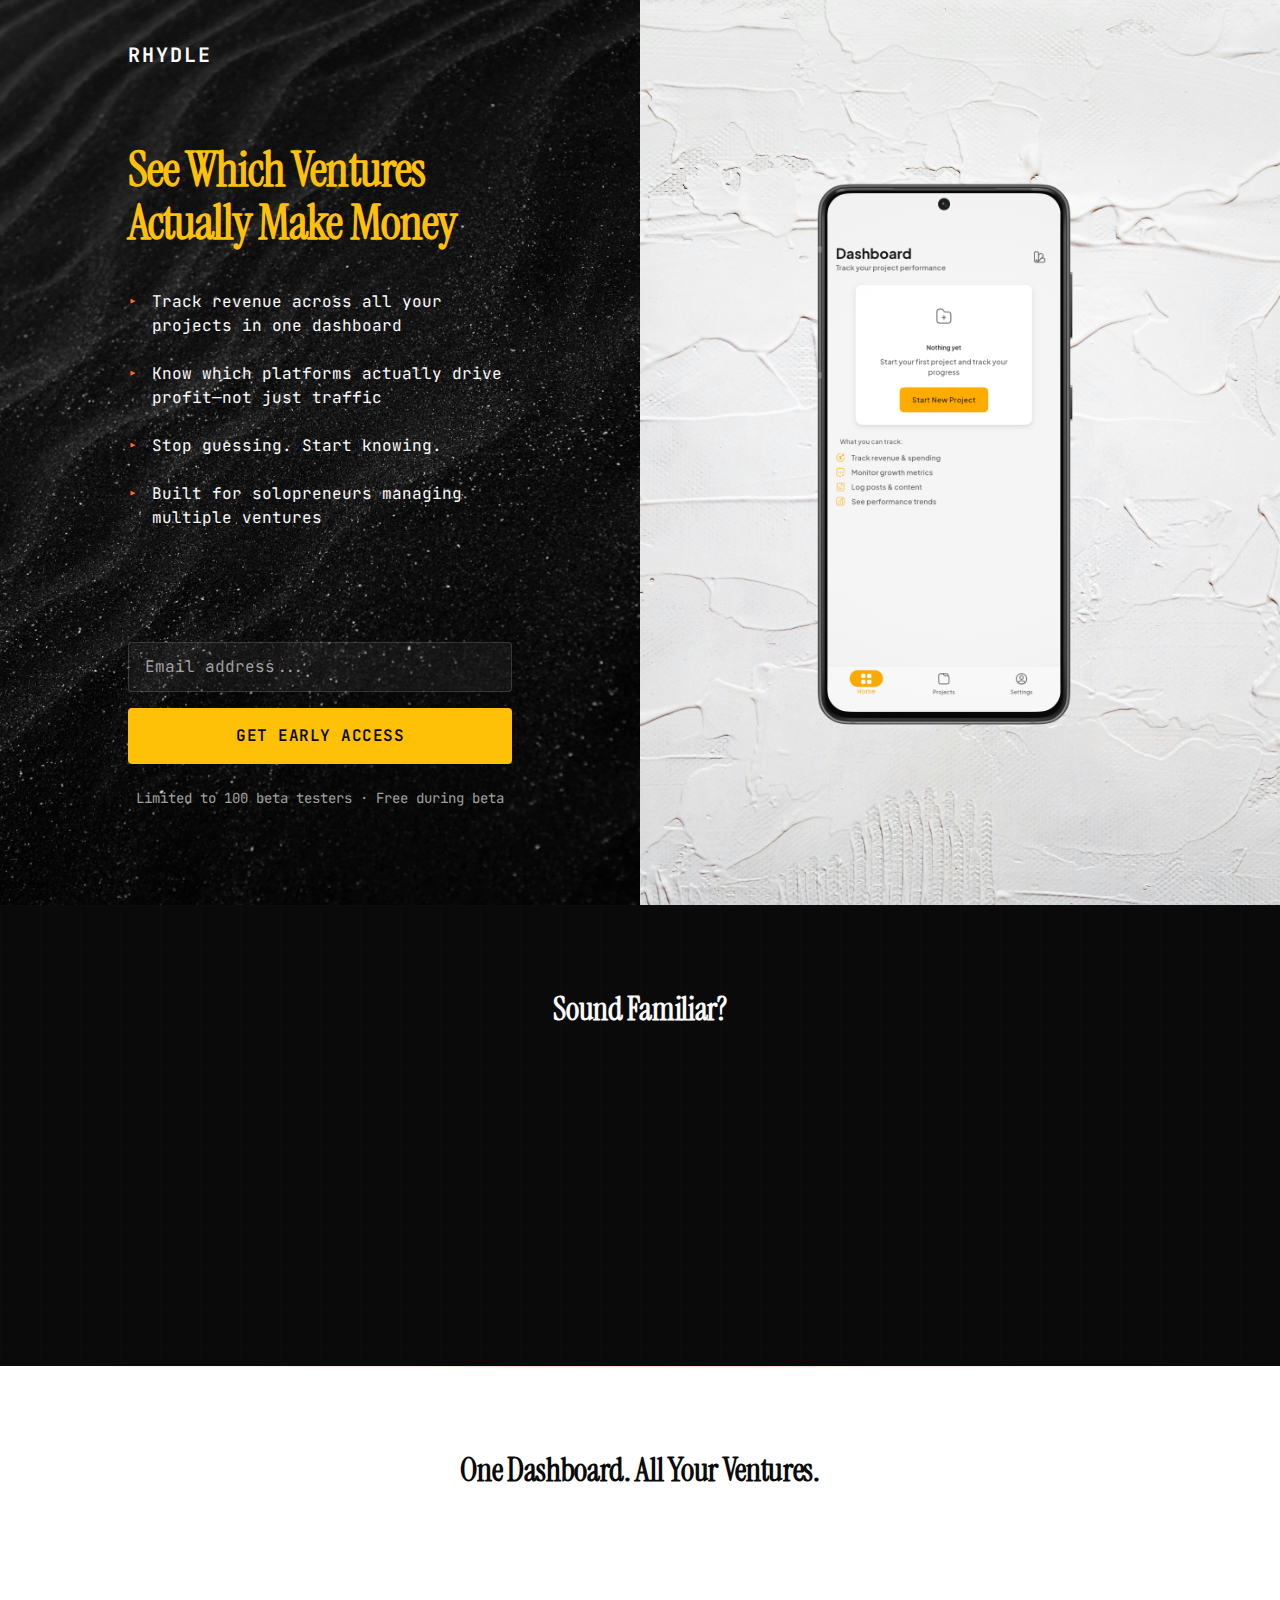
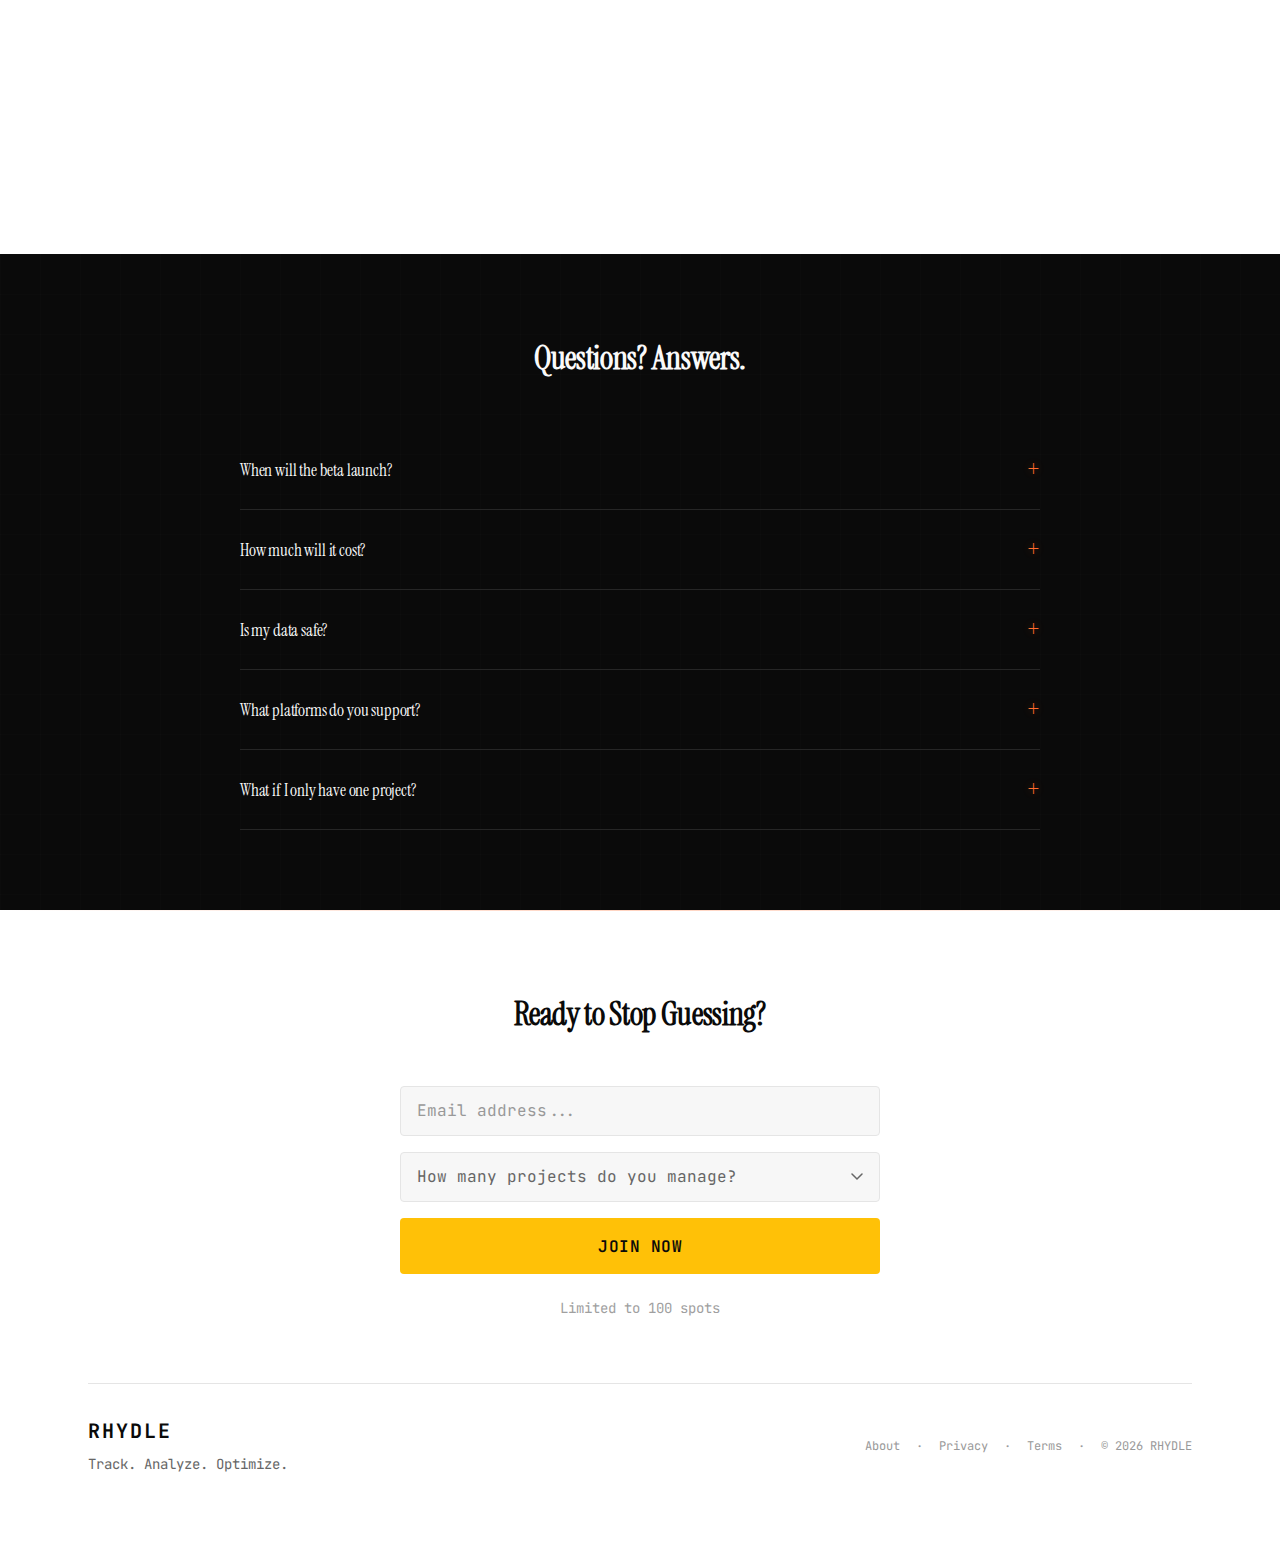
<file: index.html>
<!DOCTYPE html>
<html lang="en">

<head>
    <meta charset="UTF-8">
    <meta name="viewport" content="width=device-width, initial-scale=1.0">
    <title>RHYDLE - See Which Ventures Actually Make Money</title>
    <meta name="description"
        content="For solopreneurs managing multiple projects. Finally know what's profitable—without spreadsheets.">
    <link rel="stylesheet" href="styles.css">
    <link rel="preconnect" href="https://fonts.googleapis.com">
    <link rel="preconnect" href="https://fonts.gstatic.com" crossorigin>
    <link
        href="https://fonts.googleapis.com/css2?family=Instrument+Serif:ital@0;1&family=JetBrains+Mono:wght@400;500;600;700&display=swap"
        rel="stylesheet">
</head>

<body>

    <!-- Hero Section - Full Width Grid -->
    <section class="hero-section">
        <!-- Logo - Top Left -->
        <div class="logo">RHYDLE</div>

        <div class="hero-grid">
            <!-- Left Column: Text + Form -->
            <div class="hero-left">
                <h1 class="hero-title">
                    See Which Ventures<br>
                    Actually Make Money
                </h1>

                <ul class="hero-benefits">
                    <li>Track revenue across all your projects in one dashboard</li>
                    <li>Know which platforms actually drive profit—not just traffic</li>
                    <li>Stop guessing. Start knowing.</li>
                    <li>Built for solopreneurs managing multiple ventures</li>
                </ul>

                <form class="hero-form" id="waitlist-form" onsubmit="handleSubmit(event)">
                    <div class="form-row">
                        <input type="email" class="form-input" placeholder="Email address..." name="email" required>
                    </div>

                    <button type="submit" class="btn-primary">
                        <span class="btn-main-text">GET EARLY ACCESS</span>
                    </button>

                    <div class="form-trust">
                        Limited to 100 beta testers · Free during beta
                    </div>
                </form>
            </div>

            <!-- Right Column: Phone Mockup -->
            <div class="hero-right">
                <img src="phone.png" alt="RHYDLE Mobile App" class="hero-illustration">
            </div>
        </div>
    </section>

    <!-- Problem Section - Dark Background -->
    <section class="section-dark problem-section">
        <div class="container">
            <h2 class="section-title">Sound Familiar?</h2>

            <div class="problem-grid">
                <div class="problem-card" data-number="01">
                    <h3 class="card-title">Spending on ads but no idea if it's working</h3>
                    <div class="card-divider"></div>
                    <p class="card-description">
                        You're paying for clicks, but are they converting to actual revenue?
                    </p>
                </div>

                <div class="problem-card" data-number="02">
                    <h3 class="card-title">Juggling spreadsheets to track projects</h3>
                    <div class="card-divider"></div>
                    <p class="card-description">
                        Revenue in one sheet, expenses in another. No single source of truth.
                    </p>
                </div>

                <div class="problem-card" data-number="03">
                    <h3 class="card-title">Can't tell which venture is profitable</h3>
                    <div class="card-divider"></div>
                    <p class="card-description">
                        All your projects seem busy, but which one actually makes money?
                    </p>
                </div>
            </div>
        </div>
    </section>

    <!-- Solution Section - White Card Container -->
    <section class="solution-card">
        <div class="container">
            <h2 class="section-title">One Dashboard. All Your Ventures.</h2>

            <div class="solution-grid">
                <div class="solution-card-item" data-number="01">
                    <h3 class="card-title">Compare Performance</h3>
                    <div class="card-divider"></div>
                    <p class="card-description">
                        See all your projects side-by-side. Revenue, expenses, ROI—at a glance.
                        No more switching between tabs or hunting through spreadsheets.
                    </p>
                </div>

                <div class="solution-card-item" data-number="02">
                    <h3 class="card-title">Track Platform ROI</h3>
                    <div class="card-divider"></div>
                    <p class="card-description">
                        Which platform actually drives profit? YouTube? Instagram? Facebook Ads?
                        Stop guessing. See the numbers. Shift budget to what works.
                    </p>
                </div>
            </div>
        </div>
    </section>

    <!-- FAQ Section - Dark Background -->
    <section class="section-dark faq-section">
        <div class="container">
            <h2 class="section-title">Questions? Answers.</h2>

            <div class="faq-list">
                <div class="faq-item">
                    <button class="faq-question" onclick="toggleFaq(this)">
                        <span>When will the beta launch?</span>
                        <span class="faq-icon">+</span>
                    </button>
                    <div class="faq-answer">
                        <div class="faq-answer-content">
                            We're launching in Q1 2025. Early waitlist members get first access.
                        </div>
                    </div>
                </div>

                <div class="faq-item">
                    <button class="faq-question" onclick="toggleFaq(this)">
                        <span>How much will it cost?</span>
                        <span class="faq-icon">+</span>
                    </button>
                    <div class="faq-answer">
                        <div class="faq-answer-content">
                            Free during beta. After launch, pricing starts at $19/month.
                            Beta testers get lifetime 50% discount.
                        </div>
                    </div>
                </div>

                <div class="faq-item">
                    <button class="faq-question" onclick="toggleFaq(this)">
                        <span>Is my data safe?</span>
                        <span class="faq-icon">+</span>
                    </button>
                    <div class="faq-answer">
                        <div class="faq-answer-content">
                            Yes. We use encryption and never share your data. Export or delete anytime.
                        </div>
                    </div>
                </div>

                <div class="faq-item">
                    <button class="faq-question" onclick="toggleFaq(this)">
                        <span>What platforms do you support?</span>
                        <span class="faq-icon">+</span>
                    </button>
                    <div class="faq-answer">
                        <div class="faq-answer-content">
                            YouTube, TikTok, Instagram, Facebook, LinkedIn. More coming based on feedback.
                        </div>
                    </div>
                </div>

                <div class="faq-item">
                    <button class="faq-question" onclick="toggleFaq(this)">
                        <span>What if I only have one project?</span>
                        <span class="faq-icon">+</span>
                    </button>
                    <div class="faq-answer">
                        <div class="faq-answer-content">
                            Still useful! But the app shines when comparing multiple ventures.
                        </div>
                    </div>
                </div>
            </div>
        </div>
    </section>

    <!-- Final CTA + Footer - White Card Container -->
    <section class="cta-card">
        <div class="container">
            <h2 class="section-title">Ready to Stop Guessing?</h2>

            <form class="cta-form" onsubmit="handleSubmit(event)">
                <input type="email" class="form-input" placeholder="Email address..." name="email" required>

                <select class="form-select" name="projects" required>
                    <option value="" disabled selected>How many projects do you manage?</option>
                    <option value="1">1 project</option>
                    <option value="2-3">2-3 projects</option>
                    <option value="4-5">4-5 projects</option>
                    <option value="6+">6+ projects</option>
                </select>

                <button type="submit" class="btn-primary">
                    Join now
                </button>

                <div class="form-trust">
                    Limited to 100 spots
                </div>
            </form>

            <div class="card-divider-full"></div>

            <footer class="final-footer">
                <div class="footer-brand">
                    <div class="footer-logo">RHYDLE</div>
                    <div class="footer-tagline">Track. Analyze. Optimize.</div>
                </div>
                <div class="footer-links">
                    <a href="#about">About</a>
                    <span class="footer-divider">·</span>
                    <a href="#privacy">Privacy</a>
                    <span class="footer-divider">·</span>
                    <a href="#terms">Terms</a>
                    <span class="footer-divider">·</span>
                    <span>© 2026 RHYDLE</span>
                </div>
            </footer>
        </div>
    </section>

    <!-- Success Modal -->
    <div class="modal" id="successModal">
        <div class="modal-overlay" onclick="closeModal()"></div>
        <div class="modal-content">
            <div class="modal-icon">✓</div>
            <h3 class="modal-title">You're on the list!</h3>
            <p class="modal-text">
                Check your email for confirmation. We'll notify you when beta opens.
            </p>
            <button class="btn-primary" onclick="closeModal()">Got it</button>
        </div>
    </div>

    <script src="script.js"></script>
</body>

</html>
</file>
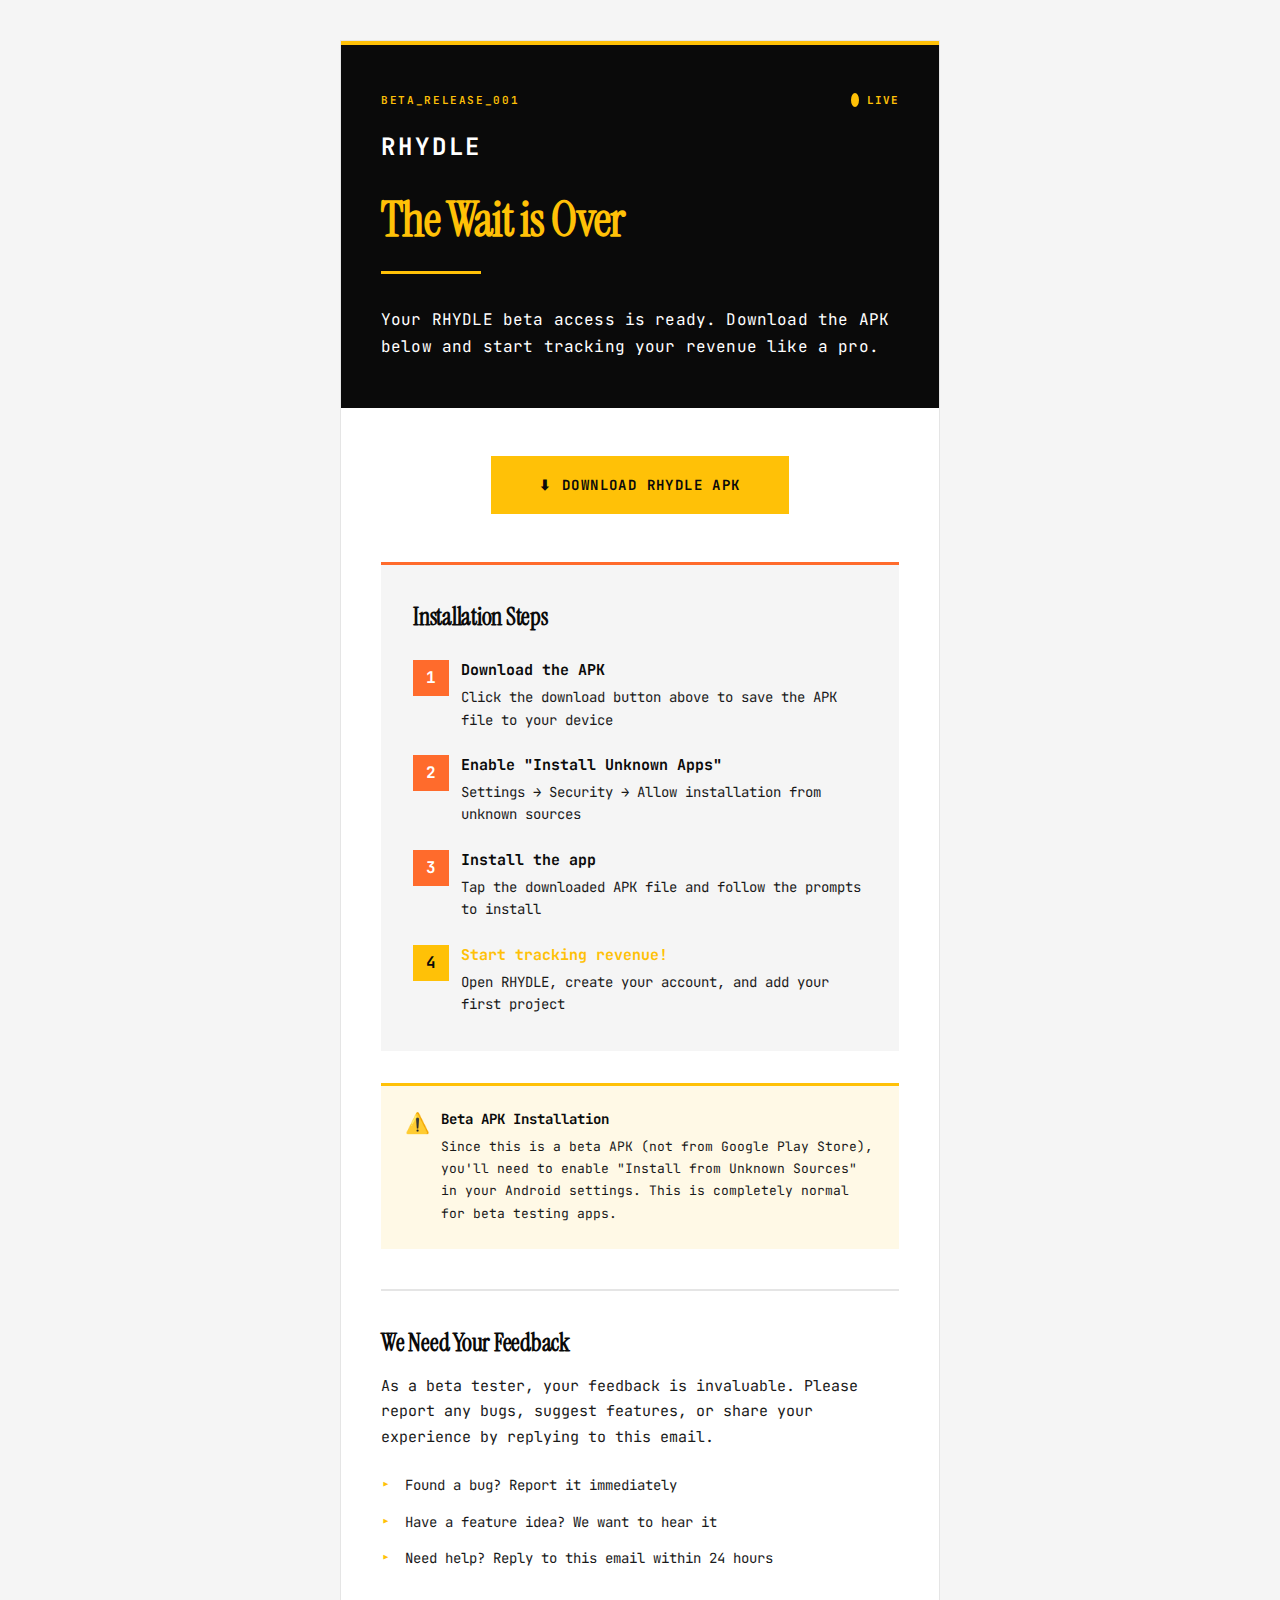
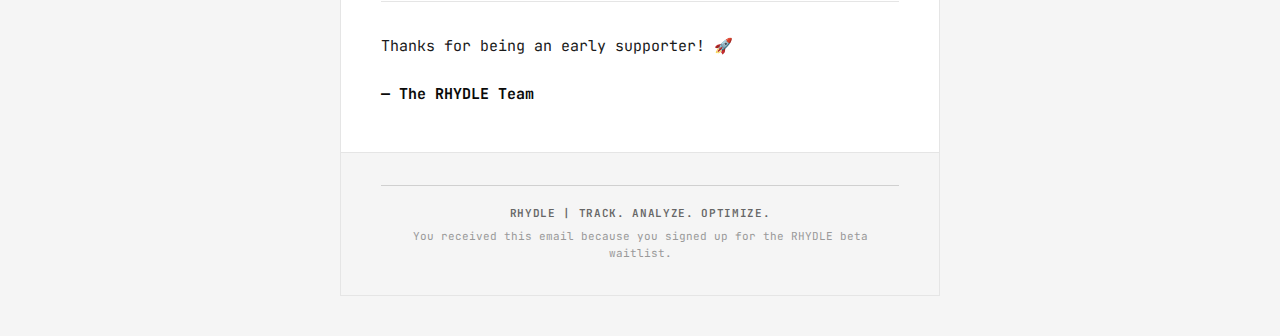
<file: email-template-beta-apk.html>
<!DOCTYPE html>
<html lang="en">
<head>
    <meta charset="UTF-8">
    <meta name="viewport" content="width=device-width, initial-scale=1.0">
    <title>Your RHYDLE Beta APK is Ready</title>
    <link rel="preconnect" href="https://fonts.googleapis.com">
    <link rel="preconnect" href="https://fonts.gstatic.com" crossorigin>
    <link href="https://fonts.googleapis.com/css2?family=Instrument+Serif:ital@0;1&family=JetBrains+Mono:wght@400;500;600;700&display=swap" rel="stylesheet">
    <style>
        @media only screen and (max-width: 600px) {
            .main-container { width: 100% !important; }
            .content-padding { padding: 32px 24px !important; }
            .header-title { font-size: 36px !important; }
            .step-number { width: 28px !important; height: 28px !important; line-height: 28px !important; font-size: 14px !important; }
        }
    </style>
</head>
<body style="margin: 0; padding: 0; background: #F5F5F5; font-family: 'JetBrains Mono', 'Courier New', monospace;">

    <!-- Outer Container -->
    <table width="100%" cellpadding="0" cellspacing="0" role="presentation" style="background: #F5F5F5; padding: 40px 20px;">
        <tr>
            <td align="center">

                <!-- Main Email Container -->
                <table class="main-container" width="600" cellpadding="0" cellspacing="0" role="presentation" style="background: #FFFFFF; max-width: 600px; border: 1px solid #E5E5E5;">

                    <!-- Black Header Section -->
                    <tr>
                        <td style="padding: 0; background: #0A0A0A;">
                            <!-- Top Yellow Accent Line -->
                            <div style="width: 100%; height: 4px; background: #FFC107;"></div>

                            <div class="content-padding" style="padding: 48px 40px;">
                                <!-- Data number prefix with status -->
                                <table width="100%" cellpadding="0" cellspacing="0" role="presentation" style="margin-bottom: 24px;">
                                    <tr>
                                        <td>
                                            <div style="font-size: 11px; font-weight: 600; color: #FFC107; letter-spacing: 0.15em; text-transform: uppercase;">
                                                BETA_RELEASE_001
                                            </div>
                                        </td>
                                        <td align="right">
                                            <table cellpadding="0" cellspacing="0" role="presentation">
                                                <tr>
                                                    <td style="width: 8px; height: 8px; background: #FFC107; border-radius: 50%;"></td>
                                                    <td style="padding-left: 8px; font-size: 11px; color: #FFC107; letter-spacing: 0.08em; text-transform: uppercase; font-weight: 700;">
                                                        Live
                                                    </td>
                                                </tr>
                                            </table>
                                        </td>
                                    </tr>
                                </table>

                                <!-- Logo -->
                                <div style="font-family: 'JetBrains Mono', monospace; font-size: 24px; font-weight: 700; color: #FFFFFF; letter-spacing: 0.12em; text-transform: uppercase; margin-bottom: 32px;">
                                    RHYDLE
                                </div>

                                <!-- Title -->
                                <h1 class="header-title" style="font-family: 'Instrument Serif', Georgia, serif; font-size: 48px; font-weight: 700; color: #FFC107; margin: 0 0 24px 0; line-height: 1.1; letter-spacing: -0.02em;">
                                    The Wait is Over
                                </h1>

                                <!-- Yellow Divider -->
                                <div style="width: 100px; height: 3px; background: #FFC107; margin-bottom: 32px;"></div>

                                <!-- Intro Text -->
                                <p style="font-size: 16px; line-height: 1.7; color: #FFFFFF; margin: 0; letter-spacing: 0.01em;">
                                    Your RHYDLE beta access is ready. Download the APK below and start tracking your revenue like a pro.
                                </p>
                            </div>
                        </td>
                    </tr>

                    <!-- White Content Section -->
                    <tr>
                        <td class="content-padding" style="padding: 48px 40px; background: #FFFFFF;">

                            <!-- Primary CTA Button -->
                            <table width="100%" cellpadding="0" cellspacing="0" role="presentation" style="margin-bottom: 48px;">
                                <tr>
                                    <td align="center">
                                        <a href="[APK_DOWNLOAD_LINK]" style="display: inline-block; background: #FFC107; color: #0A0A0A; font-family: 'JetBrains Mono', monospace; font-size: 14px; font-weight: 700; text-decoration: none; padding: 20px 48px; text-transform: uppercase; letter-spacing: 0.1em; border: none;">
                                            ⬇ Download RHYDLE APK
                                        </a>
                                    </td>
                                </tr>
                            </table>

                            <!-- Installation Steps -->
                            <div style="background: #F5F5F5; padding: 36px 32px; margin-bottom: 32px; border-top: 3px solid #FF6B2C;">
                                <div style="font-family: 'Instrument Serif', Georgia, serif; font-size: 24px; font-weight: 600; color: #0A0A0A; margin-bottom: 28px; letter-spacing: -0.01em;">
                                    Installation Steps
                                </div>

                                <!-- Step 1 -->
                                <table width="100%" cellpadding="0" cellspacing="0" role="presentation" style="margin-bottom: 24px;">
                                    <tr>
                                        <td style="width: 48px; vertical-align: top;">
                                            <div class="step-number" style="width: 36px; height: 36px; background: #FF6B2C; color: #FFFFFF; text-align: center; font-weight: 700; font-size: 16px; line-height: 36px;">
                                                1
                                            </div>
                                        </td>
                                        <td style="vertical-align: top;">
                                            <div style="font-weight: 700; color: #0A0A0A; margin-bottom: 6px; font-size: 15px;">
                                                Download the APK
                                            </div>
                                            <div style="font-size: 14px; color: #1A1A1A; line-height: 1.6;">
                                                Click the download button above to save the APK file to your device
                                            </div>
                                        </td>
                                    </tr>
                                </table>

                                <!-- Step 2 -->
                                <table width="100%" cellpadding="0" cellspacing="0" role="presentation" style="margin-bottom: 24px;">
                                    <tr>
                                        <td style="width: 48px; vertical-align: top;">
                                            <div class="step-number" style="width: 36px; height: 36px; background: #FF6B2C; color: #FFFFFF; text-align: center; font-weight: 700; font-size: 16px; line-height: 36px;">
                                                2
                                            </div>
                                        </td>
                                        <td style="vertical-align: top;">
                                            <div style="font-weight: 700; color: #0A0A0A; margin-bottom: 6px; font-size: 15px;">
                                                Enable "Install Unknown Apps"
                                            </div>
                                            <div style="font-size: 14px; color: #1A1A1A; line-height: 1.6;">
                                                Settings → Security → Allow installation from unknown sources
                                            </div>
                                        </td>
                                    </tr>
                                </table>

                                <!-- Step 3 -->
                                <table width="100%" cellpadding="0" cellspacing="0" role="presentation" style="margin-bottom: 24px;">
                                    <tr>
                                        <td style="width: 48px; vertical-align: top;">
                                            <div class="step-number" style="width: 36px; height: 36px; background: #FF6B2C; color: #FFFFFF; text-align: center; font-weight: 700; font-size: 16px; line-height: 36px;">
                                                3
                                            </div>
                                        </td>
                                        <td style="vertical-align: top;">
                                            <div style="font-weight: 700; color: #0A0A0A; margin-bottom: 6px; font-size: 15px;">
                                                Install the app
                                            </div>
                                            <div style="font-size: 14px; color: #1A1A1A; line-height: 1.6;">
                                                Tap the downloaded APK file and follow the prompts to install
                                            </div>
                                        </td>
                                    </tr>
                                </table>

                                <!-- Step 4 -->
                                <table width="100%" cellpadding="0" cellspacing="0" role="presentation">
                                    <tr>
                                        <td style="width: 48px; vertical-align: top;">
                                            <div class="step-number" style="width: 36px; height: 36px; background: #FFC107; color: #0A0A0A; text-align: center; font-weight: 700; font-size: 16px; line-height: 36px;">
                                                4
                                            </div>
                                        </td>
                                        <td style="vertical-align: top;">
                                            <div style="font-weight: 700; color: #FFC107; margin-bottom: 6px; font-size: 15px;">
                                                Start tracking revenue!
                                            </div>
                                            <div style="font-size: 14px; color: #1A1A1A; line-height: 1.6;">
                                                Open RHYDLE, create your account, and add your first project
                                            </div>
                                        </td>
                                    </tr>
                                </table>
                            </div>

                            <!-- Important Notice -->
                            <div style="background: #FFF9E6; padding: 24px; margin-bottom: 40px; border-top: 3px solid #FFC107;">
                                <table width="100%" cellpadding="0" cellspacing="0" role="presentation">
                                    <tr>
                                        <td style="width: 36px; vertical-align: top; font-size: 20px;">⚠️</td>
                                        <td>
                                            <div style="font-weight: 700; color: #0A0A0A; margin-bottom: 8px; font-size: 14px;">
                                                Beta APK Installation
                                            </div>
                                            <p style="font-size: 13px; line-height: 1.7; color: #1A1A1A; margin: 0;">
                                                Since this is a beta APK (not from Google Play Store), you'll need to enable "Install from Unknown Sources" in your Android settings. This is completely normal for beta testing apps.
                                            </p>
                                        </td>
                                    </tr>
                                </table>
                            </div>

                            <!-- Feedback Section -->
                            <div style="border-top: 2px solid #E5E5E5; padding-top: 36px; margin-bottom: 32px;">
                                <div style="font-family: 'Instrument Serif', Georgia, serif; font-size: 24px; font-weight: 600; color: #0A0A0A; margin-bottom: 16px; letter-spacing: -0.01em;">
                                    We Need Your Feedback
                                </div>
                                <p style="font-size: 15px; line-height: 1.7; color: #1A1A1A; margin: 0 0 24px 0;">
                                    As a beta tester, your feedback is invaluable. Please report any bugs, suggest features, or share your experience by replying to this email.
                                </p>

                                <!-- Feedback bullets -->
                                <table width="100%" cellpadding="0" cellspacing="0" role="presentation">
                                    <tr>
                                        <td style="padding-bottom: 14px;">
                                            <table width="100%" cellpadding="0" cellspacing="0" role="presentation">
                                                <tr>
                                                    <td style="width: 24px; vertical-align: top;">
                                                        <span style="color: #FFC107; font-size: 16px; font-weight: 700;">▸</span>
                                                    </td>
                                                    <td style="font-size: 14px; color: #1A1A1A; line-height: 1.6;">
                                                        Found a bug? Report it immediately
                                                    </td>
                                                </tr>
                                            </table>
                                        </td>
                                    </tr>
                                    <tr>
                                        <td style="padding-bottom: 14px;">
                                            <table width="100%" cellpadding="0" cellspacing="0" role="presentation">
                                                <tr>
                                                    <td style="width: 24px; vertical-align: top;">
                                                        <span style="color: #FFC107; font-size: 16px; font-weight: 700;">▸</span>
                                                    </td>
                                                    <td style="font-size: 14px; color: #1A1A1A; line-height: 1.6;">
                                                        Have a feature idea? We want to hear it
                                                    </td>
                                                </tr>
                                            </table>
                                        </td>
                                    </tr>
                                    <tr>
                                        <td>
                                            <table width="100%" cellpadding="0" cellspacing="0" role="presentation">
                                                <tr>
                                                    <td style="width: 24px; vertical-align: top;">
                                                        <span style="color: #FFC107; font-size: 16px; font-weight: 700;">▸</span>
                                                    </td>
                                                    <td style="font-size: 14px; color: #1A1A1A; line-height: 1.6;">
                                                        Need help? Reply to this email within 24 hours
                                                    </td>
                                                </tr>
                                            </table>
                                        </td>
                                    </tr>
                                </table>
                            </div>

                            <!-- Divider -->
                            <div style="width: 100%; height: 1px; background: #E5E5E5; margin: 32px 0;"></div>

                            <!-- Closing -->
                            <p style="font-size: 15px; line-height: 1.7; color: #1A1A1A; margin: 0 0 8px 0;">
                                Thanks for being an early supporter! 🚀
                            </p>

                            <!-- Signature -->
                            <p style="font-size: 15px; font-weight: 700; color: #0A0A0A; margin: 24px 0 0 0;">
                                — The RHYDLE Team
                            </p>

                        </td>
                    </tr>

                    <!-- Footer -->
                    <tr>
                        <td class="content-padding" style="padding: 32px 40px; background: #F5F5F5; border-top: 1px solid #E5E5E5;">

                            <div style="width: 100%; height: 1px; background: #D0D0D0; margin-bottom: 20px;"></div>

                            <p style="font-size: 11px; color: #666666; text-align: center; margin: 0 0 8px 0; letter-spacing: 0.06em; text-transform: uppercase; font-weight: 600;">
                                RHYDLE | Track. Analyze. Optimize.
                            </p>

                            <p style="font-size: 11px; color: #999999; text-align: center; margin: 0; line-height: 1.6;">
                                You received this email because you signed up for the RHYDLE beta waitlist.
                            </p>

                        </td>
                    </tr>

                </table>

            </td>
        </tr>
    </table>

</body>
</html>
</file>
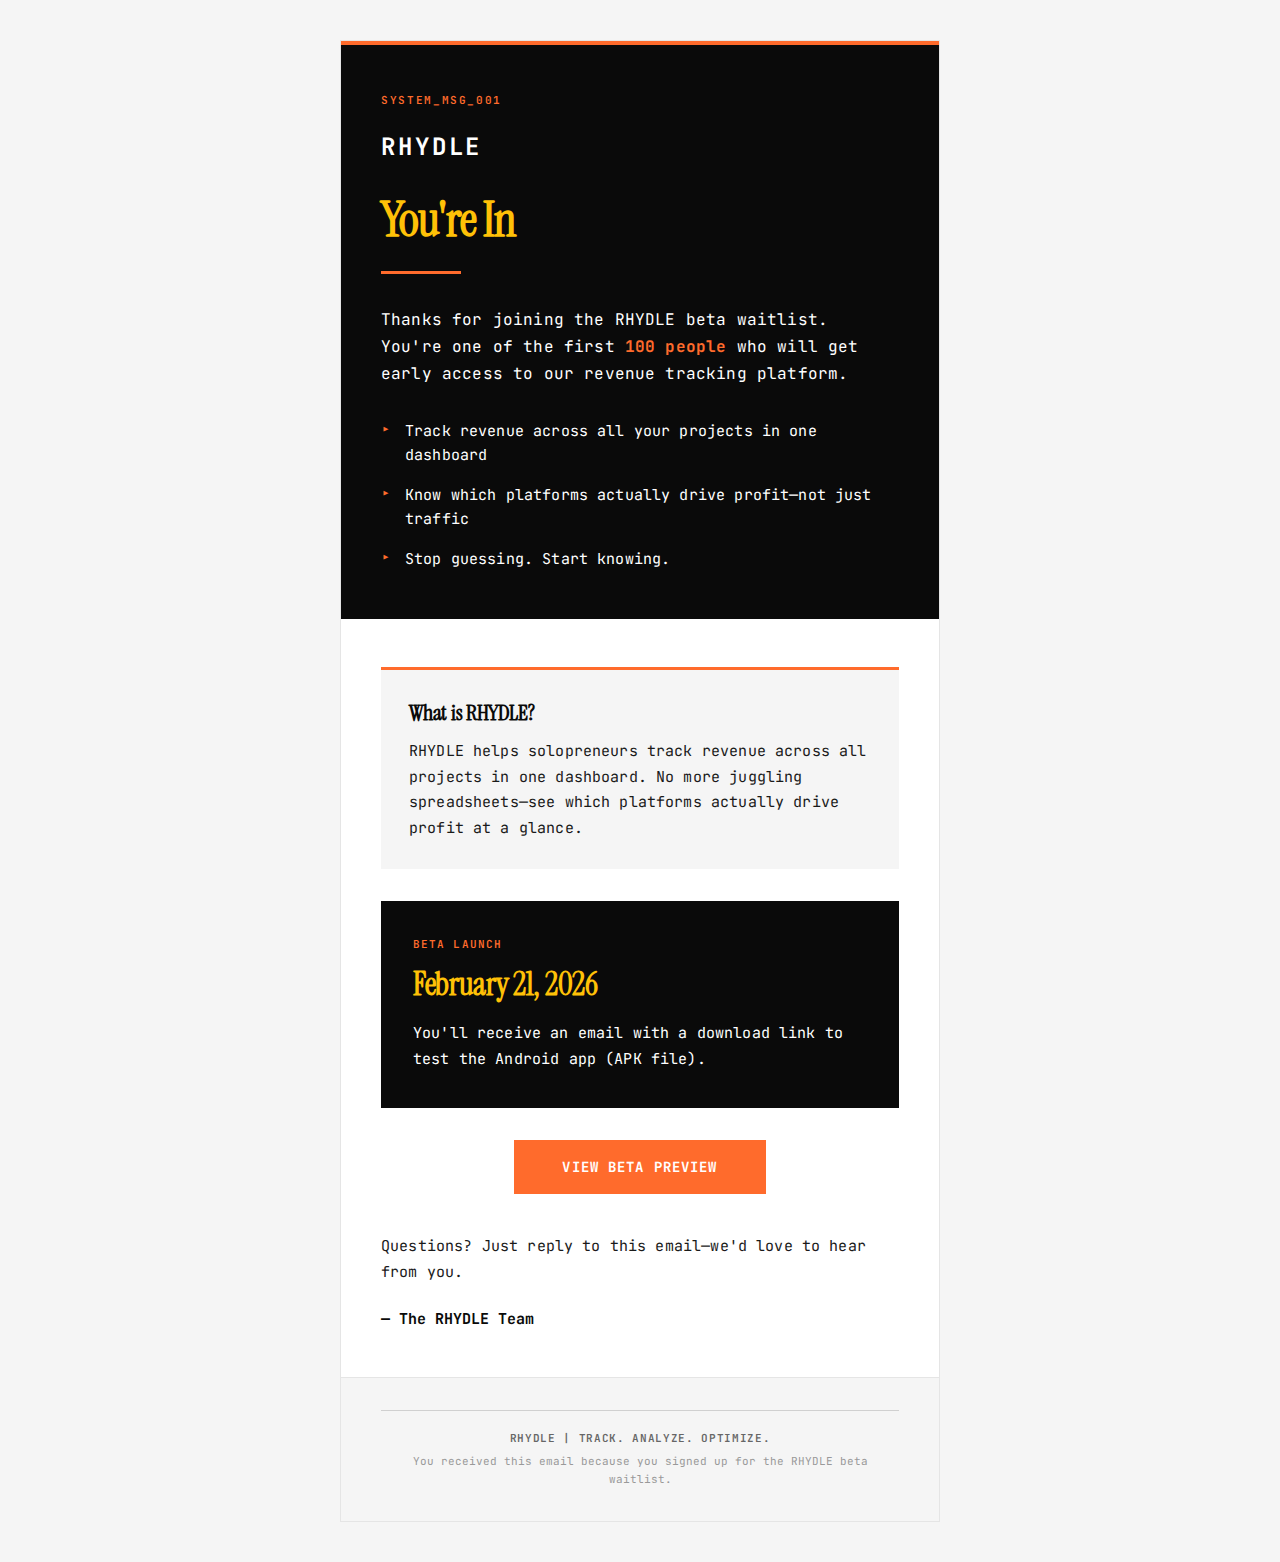
<file: email-template-welcome.html>
<!DOCTYPE html>
<html lang="en">
<head>
    <meta charset="UTF-8">
    <meta name="viewport" content="width=device-width, initial-scale=1.0">
    <title>Welcome to RHYDLE Beta</title>
    <link rel="preconnect" href="https://fonts.googleapis.com">
    <link rel="preconnect" href="https://fonts.gstatic.com" crossorigin>
    <link href="https://fonts.googleapis.com/css2?family=Instrument+Serif:ital@0;1&family=JetBrains+Mono:wght@400;500;600;700&display=swap" rel="stylesheet">
    <style>
        @media only screen and (max-width: 600px) {
            .main-container { width: 100% !important; }
            .content-padding { padding: 32px 24px !important; }
            .header-title { font-size: 36px !important; }
            .date-box { font-size: 22px !important; }
        }
    </style>
</head>
<body style="margin: 0; padding: 0; background: #F5F5F5; font-family: 'JetBrains Mono', 'Courier New', monospace;">

    <!-- Outer Container -->
    <table width="100%" cellpadding="0" cellspacing="0" role="presentation" style="background: #F5F5F5; padding: 40px 20px;">
        <tr>
            <td align="center">

                <!-- Main Email Container -->
                <table class="main-container" width="600" cellpadding="0" cellspacing="0" role="presentation" style="background: #FFFFFF; max-width: 600px; border: 1px solid #E5E5E5;">

                    <!-- Black Header Section -->
                    <tr>
                        <td style="padding: 0; background: #0A0A0A;">
                            <!-- Top Orange Accent Line -->
                            <div style="width: 100%; height: 4px; background: #FF6B2C;"></div>

                            <div class="content-padding" style="padding: 48px 40px;">
                                <!-- Data number prefix -->
                                <div style="font-size: 11px; font-weight: 600; color: #FF6B2C; letter-spacing: 0.15em; margin-bottom: 24px; text-transform: uppercase;">
                                    SYSTEM_MSG_001
                                </div>

                                <!-- Logo -->
                                <div style="font-family: 'JetBrains Mono', monospace; font-size: 24px; font-weight: 700; color: #FFFFFF; letter-spacing: 0.12em; text-transform: uppercase; margin-bottom: 32px;">
                                    RHYDLE
                                </div>

                                <!-- Title -->
                                <h1 class="header-title" style="font-family: 'Instrument Serif', Georgia, serif; font-size: 48px; font-weight: 700; color: #FFC107; margin: 0 0 24px 0; line-height: 1.1; letter-spacing: -0.02em;">
                                    You're In
                                </h1>

                                <!-- Orange Divider -->
                                <div style="width: 80px; height: 3px; background: #FF6B2C; margin-bottom: 32px;"></div>

                                <!-- Intro Text -->
                                <p style="font-size: 16px; line-height: 1.7; color: #FFFFFF; margin: 0 0 32px 0; letter-spacing: 0.01em;">
                                    Thanks for joining the RHYDLE beta waitlist. You're one of the first <span style="color: #FF6B2C; font-weight: 700;">100 people</span> who will get early access to our revenue tracking platform.
                                </p>

                                <!-- Feature Bullets -->
                                <table width="100%" cellpadding="0" cellspacing="0" role="presentation" style="margin-bottom: 0;">
                                    <tr>
                                        <td style="padding-bottom: 16px;">
                                            <table width="100%" cellpadding="0" cellspacing="0" role="presentation">
                                                <tr>
                                                    <td style="width: 24px; vertical-align: top;">
                                                        <span style="color: #FF6B2C; font-size: 16px; font-weight: 700;">▸</span>
                                                    </td>
                                                    <td style="font-size: 15px; color: #FFFFFF; line-height: 1.6; letter-spacing: 0.01em;">
                                                        Track revenue across all your projects in one dashboard
                                                    </td>
                                                </tr>
                                            </table>
                                        </td>
                                    </tr>
                                    <tr>
                                        <td style="padding-bottom: 16px;">
                                            <table width="100%" cellpadding="0" cellspacing="0" role="presentation">
                                                <tr>
                                                    <td style="width: 24px; vertical-align: top;">
                                                        <span style="color: #FF6B2C; font-size: 16px; font-weight: 700;">▸</span>
                                                    </td>
                                                    <td style="font-size: 15px; color: #FFFFFF; line-height: 1.6; letter-spacing: 0.01em;">
                                                        Know which platforms actually drive profit—not just traffic
                                                    </td>
                                                </tr>
                                            </table>
                                        </td>
                                    </tr>
                                    <tr>
                                        <td>
                                            <table width="100%" cellpadding="0" cellspacing="0" role="presentation">
                                                <tr>
                                                    <td style="width: 24px; vertical-align: top;">
                                                        <span style="color: #FF6B2C; font-size: 16px; font-weight: 700;">▸</span>
                                                    </td>
                                                    <td style="font-size: 15px; color: #FFFFFF; line-height: 1.6; letter-spacing: 0.01em;">
                                                        Stop guessing. Start knowing.
                                                    </td>
                                                </tr>
                                            </table>
                                        </td>
                                    </tr>
                                </table>
                            </div>
                        </td>
                    </tr>

                    <!-- White Content Section -->
                    <tr>
                        <td class="content-padding" style="padding: 48px 40px; background: #FFFFFF;">

                            <!-- What is RHYDLE -->
                            <div style="background: #F5F5F5; padding: 28px; margin-bottom: 32px; border-top: 3px solid #FF6B2C;">
                                <div style="font-family: 'Instrument Serif', Georgia, serif; font-size: 22px; font-weight: 600; color: #0A0A0A; margin-bottom: 12px; letter-spacing: -0.01em;">
                                    What is RHYDLE?
                                </div>
                                <p style="font-size: 15px; line-height: 1.7; color: #1A1A1A; margin: 0; letter-spacing: 0.01em;">
                                    RHYDLE helps solopreneurs track revenue across all projects in one dashboard. No more juggling spreadsheets—see which platforms actually drive profit at a glance.
                                </p>
                            </div>

                            <!-- Launch Date Box -->
                            <div style="background: #0A0A0A; padding: 36px 32px; margin-bottom: 32px;">
                                <div style="font-size: 11px; font-weight: 600; color: #FF6B2C; letter-spacing: 0.1em; margin-bottom: 12px; text-transform: uppercase;">
                                    Beta Launch
                                </div>
                                <div class="date-box" style="font-family: 'Instrument Serif', Georgia, serif; font-size: 32px; font-weight: 600; color: #FFC107; margin-bottom: 16px; letter-spacing: -0.01em;">
                                    February 21, 2026
                                </div>
                                <p style="font-size: 15px; line-height: 1.7; color: #FFFFFF; margin: 0; letter-spacing: 0.01em;">
                                    You'll receive an email with a download link to test the Android app (APK file).
                                </p>
                            </div>

                            <!-- CTA Button -->
                            <table width="100%" cellpadding="0" cellspacing="0" role="presentation" style="margin-bottom: 40px;">
                                <tr>
                                    <td align="center">
                                        <a href="[APK_PREVIEW_LINK]" style="display: inline-block; background: #FF6B2C; color: #FFFFFF; font-family: 'JetBrains Mono', monospace; font-size: 14px; font-weight: 700; text-decoration: none; padding: 18px 48px; text-transform: uppercase; letter-spacing: 0.08em; border: none;">
                                            View Beta Preview
                                        </a>
                                    </td>
                                </tr>
                            </table>

                            <!-- Closing -->
                            <p style="font-size: 15px; line-height: 1.7; color: #1A1A1A; margin: 0 0 8px 0; letter-spacing: 0.01em;">
                                Questions? Just reply to this email—we'd love to hear from you.
                            </p>

                            <!-- Signature -->
                            <p style="font-size: 15px; font-weight: 700; color: #0A0A0A; margin: 24px 0 0 0;">
                                — The RHYDLE Team
                            </p>

                        </td>
                    </tr>

                    <!-- Footer -->
                    <tr>
                        <td class="content-padding" style="padding: 32px 40px; background: #F5F5F5; border-top: 1px solid #E5E5E5;">

                            <div style="width: 100%; height: 1px; background: #D0D0D0; margin-bottom: 20px;"></div>

                            <p style="font-size: 11px; color: #666666; text-align: center; margin: 0 0 8px 0; letter-spacing: 0.06em; text-transform: uppercase; font-weight: 600;">
                                RHYDLE | Track. Analyze. Optimize.
                            </p>

                            <p style="font-size: 11px; color: #999999; text-align: center; margin: 0; line-height: 1.6;">
                                You received this email because you signed up for the RHYDLE beta waitlist.
                            </p>

                        </td>
                    </tr>

                </table>

            </td>
        </tr>
    </table>

</body>
</html>
</file>
<file: styles.css>
/* ===================================
   RHYDLE WAITLIST - CLEAN DESIGN
   Card-based layout on gray background
   =================================== */

:root {
    /* Page & Card Backgrounds */
    --bg-page: #F5F5F5;
    --bg-card: #FFFFFF;
    --bg-dark: #0A0A0A;
    --bg-dark-card: #141414;

    /* Text Colors */
    --text-primary: #0A0A0A;
    --text-secondary: #666666;
    --text-muted: #999999;
    --text-on-dark: #FAFAFA;
    --text-on-dark-muted: #A0A0A0;

    /* Borders */
    --border-light: #E5E5E5;
    --border-dark: #262626;

    /* Accent (Yellow/Orange from SVG) */
    --accent: #FFC107;
    --accent-hover: #FFB300;
    --accent-text: #0A0A0A;

    /* Secondary Accent - Orange for data highlights */
    --accent-neon: #FF6B2C;
    --accent-neon-glow: rgba(255, 107, 44, 0.3);

    /* Spacing (8px grid) */
    --space-1: 8px;
    --space-2: 16px;
    --space-3: 24px;
    --space-4: 32px;
    --space-5: 40px;
    --space-6: 48px;
    --space-7: 56px;
    --space-8: 64px;
    --space-10: 80px;
    --space-12: 96px;

    /* Typography - Financial Brutalism */
    --font-display: 'Instrument Serif', Georgia, serif;
    --font-mono: 'JetBrains Mono', 'Courier New', monospace;
    --font-family: var(--font-mono);

    /* Transitions */
    --transition: 200ms cubic-bezier(0.4, 0, 0.2, 1);
}

/* ===================================
   BASE RESET
   =================================== */

* {
    margin: 0;
    padding: 0;
    box-sizing: border-box;
}

html {
    scroll-behavior: smooth;
    -webkit-font-smoothing: antialiased;
    -moz-osx-font-smoothing: grayscale;
}

body {
    font-family: var(--font-family);
    font-size: 16px;
    line-height: 1.5;
    color: var(--text-primary);
    background: var(--bg-page);
}

button {
    font-family: inherit;
    cursor: pointer;
    border: none;
    background: none;
}

input,
select {
    font-family: inherit;
}

a {
    color: inherit;
    text-decoration: none;
}

/* ===================================
   LAYOUT
   =================================== */

.container {
    max-width: 1200px;
    margin: 0 auto;
    padding: 0 var(--space-3);
}

@media (max-width: 768px) {
    .container {
        padding: 0 var(--space-2);
    }
}

/* ===================================
   HERO SECTION - SPLIT BACKGROUND
   =================================== */

.hero-section {
    position: relative;
    min-height: 100vh;
    display: flex;
    flex-direction: column;
    margin-bottom: 0;
}

.hero-grid {
    display: grid;
    grid-template-columns: repeat(12, 1fr);
    flex: 1;
    align-items: center;
}

/* Left Column - Black Background */
.hero-left {
    grid-column: 1 / 7;
    background: var(--bg-dark);
    background-image: url('hero-left.jpg');
    background-size: cover;
    background-position: center;
    background-repeat: no-repeat;
    padding: calc(var(--space-8) * 1.5) calc(var(--space-8) * 2);
    min-height: 100%;
    display: flex;
    flex-direction: column;
    justify-content: center;
    position: relative;
}

/* Scanline overlay effect */
.hero-left::before {
    content: '';
    position: absolute;
    top: 0;
    left: 0;
    right: 0;
    bottom: 0;
    background: repeating-linear-gradient(
        0deg,
        rgba(0, 0, 0, 0.15),
        rgba(0, 0, 0, 0.15) 1px,
        transparent 1px,
        transparent 2px
    );
    pointer-events: none;
    opacity: 0.3;
    z-index: 1;
}

/* Content above scanlines */
.hero-left > * {
    position: relative;
    z-index: 2;
}

.launch-badge {
    display: inline-block;
    padding: var(--space-1) var(--space-2);
    background: rgba(255, 255, 255, 0.1);
    font-size: 11px;
    font-weight: 500;
    letter-spacing: 0.1em;
    text-transform: uppercase;
    color: var(--text-on-dark-muted);
    border-radius: 4px;
    margin-bottom: var(--space-5);
    width: fit-content;
}

.hero-title {
    font-family: var(--font-display);
    font-size: 48px;
    font-weight: 700;
    line-height: 1.1;
    color: var(--accent);
    margin-bottom: var(--space-5);
    margin-top: var(--space-6);
    letter-spacing: -0.02em;
}

.hero-subtitle {
    font-size: 16px;
    font-weight: 400;
    line-height: 1.6;
    color: var(--text-on-dark-muted);
    margin-bottom: var(--space-4);
}

.hero-benefits {
    list-style: none;
    padding: 0;
    margin: 0 0 var(--space-6) 0;
}

.hero-benefits li {
    font-size: 16px;
    font-weight: 400;
    line-height: 1.5;
    color: var(--text-on-dark);
    margin-bottom: var(--space-3);
    padding-left: var(--space-3);
    position: relative;
}

.hero-benefits li::before {
    content: "▸";
    position: absolute;
    left: 0;
    color: var(--accent-neon);
    font-weight: bold;
    font-size: 16px;
    text-shadow: 0 0 8px var(--accent-neon-glow);
}

/* Hero Form */
.hero-form {
    display: flex;
    flex-direction: column;
    gap: var(--space-2);
    margin-top: var(--space-5);
}

.form-row {
    display: flex;
    flex-direction: column;
}

.form-input,
.form-select {
    width: 100%;
    padding: 12px var(--space-2);
    padding-right: var(--space-5);
    font-family: var(--font-mono);
    font-size: 16px;
    line-height: 1.5;
    color: var(--text-on-dark);
    background: rgba(255, 255, 255, 0.05);
    border: 1px solid rgba(255, 255, 255, 0.15);
    border-radius: 4px;
    transition: all var(--transition);
    outline: none;
    min-height: 48px;
    height: auto;
}

.form-input:focus,
.form-select:focus {
    border-color: var(--accent-neon);
    background: rgba(255, 255, 255, 0.08);
    box-shadow: 0 0 12px var(--accent-neon-glow);
}

.form-input::placeholder {
    color: var(--text-on-dark-muted);
}

.form-select {
    appearance: none;
    -webkit-appearance: none;
    -moz-appearance: none;
    background-image: url("data:image/svg+xml,%3Csvg width='12' height='8' viewBox='0 0 12 8' fill='none' xmlns='http://www.w3.org/2000/svg'%3E%3Cpath d='M1 1L6 6L11 1' stroke='%23A0A0A0' stroke-width='1.5' stroke-linecap='round'/%3E%3C/svg%3E");
    background-repeat: no-repeat;
    background-position: right 16px center;
    cursor: pointer;
    color: var(--text-on-dark);
}

.form-select option {
    color: var(--text-primary);
}

.form-trust {
    font-size: 14px;
    color: var(--text-on-dark-muted);
    text-align: center;
    margin-top: var(--space-1);
}

/* Primary Button */
.btn-primary {
    width: 100%;
    padding: var(--space-2) var(--space-3);
    background: var(--accent);
    color: var(--accent-text);
    font-family: var(--font-mono);
    font-size: 16px;
    font-weight: 600;
    text-align: center;
    border-radius: 4px;
    transition: all var(--transition);
    height: 56px;
    display: flex;
    flex-direction: column;
    align-items: center;
    justify-content: center;
    gap: 2px;
    text-transform: uppercase;
    letter-spacing: 0.5px;
    position: relative;
    overflow: hidden;
}

/* Button hover glow effect */
.btn-primary::after {
    content: '';
    position: absolute;
    top: 50%;
    left: 50%;
    width: 0;
    height: 0;
    border-radius: 50%;
    background: rgba(255, 255, 255, 0.4);
    transform: translate(-50%, -50%);
    transition: width 0.6s, height 0.6s;
}

.btn-primary:hover::after {
    width: 300px;
    height: 300px;
}

.btn-main-text {
    font-size: 16px;
    font-weight: 600;
    line-height: 1;
    position: relative;
    z-index: 1;
}

.btn-sub-text {
    font-size: 14px;
    font-weight: 500;
    line-height: 1;
    opacity: 0.9;
    position: relative;
    z-index: 1;
}

.btn-primary:hover {
    background: var(--accent-hover);
    transform: translateY(-1px);
}

.btn-primary:active {
    transform: translateY(0);
}

.btn-primary:disabled {
    opacity: 0.7;
    cursor: not-allowed;
}

/* Spinner Loader */
.loader {
    display: inline-block;
    width: 20px;
    height: 20px;
    border: 3px solid rgba(0, 0, 0, 0.3);
    border-top-color: var(--accent-text);
    border-radius: 50%;
    animation: spin 0.8s linear infinite;
}

@keyframes spin {
    0% {
        transform: rotate(0deg);
    }
    100% {
        transform: rotate(360deg);
    }
}

/* Right Column - White Background */
.hero-right {
    grid-column: 7 / 13;
    background: var(--bg-card);
    background-image: url('hero-right.jpg');
    background-size: cover;
    background-position: center;
    background-repeat: no-repeat;
    padding: var(--space-8);
    padding-left: calc(var(--space-8) * 1.5);
    padding-right: calc(var(--space-8) * 2);
    min-height: 100%;
    display: flex;
    flex-direction: column;
    align-items: center;
    justify-content: center;
    position: relative;
}

/* Subtle vignette for hero right */
.hero-right::after {
    content: '';
    position: absolute;
    top: 0;
    left: 0;
    right: 0;
    bottom: 0;
    background: radial-gradient(circle at center, transparent 30%, rgba(0, 0, 0, 0.05) 100%);
    pointer-events: none;
}

/* Logo - Top Left in Hero */
.hero-section .logo {
    position: absolute;
    top: var(--space-5);
    left: calc(var(--space-8) * 2);
    font-family: var(--font-mono);
    font-size: 20px;
    font-weight: 700;
    color: var(--text-on-dark);
    letter-spacing: 0.1em;
    z-index: 10;
    text-transform: uppercase;
}

.hero-illustration {
    width: 100%;
    max-width: 320px;
    height: auto;
    display: block;
}

/* Hero Footer */

/* ===================================
   SECTIONS
   =================================== */

.section-dark {
    background: var(--bg-dark);
    padding: var(--space-10) 0;
    margin: 0;
    position: relative;
}

/* Subtle grid overlay for dark sections */
.section-dark::before {
    content: '';
    position: absolute;
    top: 0;
    left: 0;
    right: 0;
    bottom: 0;
    background-image:
        linear-gradient(rgba(255, 255, 255, 0.02) 1px, transparent 1px),
        linear-gradient(90deg, rgba(255, 255, 255, 0.02) 1px, transparent 1px);
    background-size: 40px 40px;
    pointer-events: none;
    opacity: 0.5;
}

.section-title {
    font-family: var(--font-display);
    font-size: 32px;
    font-weight: 600;
    text-align: center;
    margin-bottom: var(--space-6);
    color: var(--text-on-dark);
    letter-spacing: -0.01em;
}

/* ===================================
   PROBLEM SECTION
   =================================== */

.problem-section .container {
    max-width: 1400px;
    padding: 0;
}

.problem-grid {
    display: grid;
    grid-template-columns: repeat(12, 1fr);
    gap: 0;
}

.problem-card {
    grid-column: span 4;
    background: var(--bg-dark-card);
    border-right: 1px solid var(--border-dark);
    border-top: 2px solid transparent;
    padding: var(--space-5);
    transition: all var(--transition);
    position: relative;
    z-index: 1;
    overflow: hidden;
}

/* Corner accent line */
.problem-card::before {
    content: '';
    position: absolute;
    top: 0;
    left: 0;
    width: 80px;
    height: 2px;
    background: var(--accent-neon);
    box-shadow: 0 0 8px var(--accent-neon-glow);
    transform: scaleX(0);
    transform-origin: left;
    transition: transform 0.4s ease;
}

/* Subtle gradient background */
.problem-card::after {
    content: '';
    position: absolute;
    top: 0;
    left: 0;
    right: 0;
    bottom: 0;
    background: linear-gradient(135deg, rgba(0, 255, 135, 0.02) 0%, transparent 50%);
    opacity: 0;
    transition: opacity 0.4s ease;
    pointer-events: none;
}

.problem-card:last-child {
    border-right: none;
}

.problem-card:hover {
    background: rgba(255, 255, 255, 0.05);
    border-top-color: var(--accent-neon);
    border-right-color: rgba(0, 255, 135, 0.3);
    box-shadow: 0 0 30px rgba(0, 255, 135, 0.15);
    transform: translateY(-2px);
}

.problem-card:hover::before {
    transform: scaleX(1);
}

.problem-card:hover::after {
    opacity: 1;
}

.card-title {
    font-family: var(--font-display);
    font-size: 20px;
    font-weight: 600;
    color: var(--text-on-dark);
    margin-bottom: var(--space-3);
    letter-spacing: -0.01em;
    line-height: 1.3;
    position: relative;
    padding-left: var(--space-5);
}

/* Data number prefix */
.problem-card[data-number]::after {
    content: attr(data-number);
    position: absolute;
    top: var(--space-3);
    left: var(--space-3);
    font-family: var(--font-mono);
    font-size: 11px;
    font-weight: 600;
    color: var(--accent-neon);
    letter-spacing: 0.1em;
    opacity: 0.6;
}

.card-divider {
    width: 40px;
    height: 2px;
    background: linear-gradient(90deg, var(--accent-neon) 0%, transparent 100%);
    margin: var(--space-3) 0;
}

.card-description {
    font-family: var(--font-mono);
    font-size: 14px;
    line-height: 1.7;
    color: var(--text-on-dark-muted);
    letter-spacing: 0.01em;
}

/* ===================================
   SOLUTION CARD
   =================================== */

.solution-card {
    background: var(--bg-card);
    margin: 0;
    padding: var(--space-10) var(--space-8);
    position: relative;
}

/* Subtle top accent line */
.solution-card::before {
    content: '';
    position: absolute;
    top: 0;
    left: 0;
    right: 0;
    height: 1px;
    background: linear-gradient(90deg, transparent 0%, var(--accent-neon) 50%, transparent 100%);
    opacity: 0.3;
}

.solution-card .section-title {
    color: var(--text-primary);
    margin-bottom: var(--space-6);
}

.solution-card .container {
    max-width: 1400px;
    padding: 0;
}

.solution-grid {
    display: grid;
    grid-template-columns: repeat(12, 1fr);
    gap: 0;
}

.solution-card-item {
    grid-column: span 6;
    background: var(--bg-page);
    border-right: 1px solid var(--border-light);
    border-top: 2px solid transparent;
    padding: var(--space-5);
    transition: all var(--transition);
    position: relative;
    overflow: hidden;
}

/* Corner accent line */
.solution-card-item::before {
    content: '';
    position: absolute;
    top: 0;
    left: 0;
    width: 80px;
    height: 2px;
    background: var(--accent-neon);
    box-shadow: 0 0 8px var(--accent-neon-glow);
    transform: scaleX(0);
    transform-origin: left;
    transition: transform 0.4s ease;
}

/* Subtle gradient background */
.solution-card-item::after {
    content: '';
    position: absolute;
    top: 0;
    left: 0;
    right: 0;
    bottom: 0;
    background: linear-gradient(135deg, rgba(255, 107, 44, 0.03) 0%, transparent 50%);
    opacity: 0;
    transition: opacity 0.4s ease;
    pointer-events: none;
}

.solution-card-item:last-child {
    border-right: none;
}

.solution-card-item:hover {
    background: #EFEFEF;
    border-top-color: var(--accent-neon);
    border-right-color: var(--accent-neon-glow);
    box-shadow: 0 4px 30px var(--accent-neon-glow);
    transform: translateY(-2px);
}

.solution-card-item:hover::before {
    transform: scaleX(1);
}

.solution-card-item:hover::after {
    opacity: 1;
}


.solution-card-item .card-title {
    color: var(--text-primary);
    font-size: 22px;
    position: relative;
    z-index: 1;
    padding-left: var(--space-5);
    margin-bottom: var(--space-3);
}

/* Data number prefix for solution cards */
.solution-card-item[data-number]::after {
    content: attr(data-number);
    position: absolute;
    top: var(--space-3);
    left: var(--space-3);
    font-family: var(--font-mono);
    font-size: 11px;
    font-weight: 600;
    color: var(--accent-neon);
    letter-spacing: 0.1em;
    opacity: 0.6;
}

.solution-card-item .card-divider {
    background: linear-gradient(90deg, var(--accent-neon) 0%, transparent 100%);
    height: 2px;
    margin: var(--space-3) 0;
}

.solution-card-item .card-description {
    font-family: var(--font-mono);
    font-size: 14px;
    line-height: 1.7;
    color: var(--text-secondary);
    letter-spacing: 0.01em;
    position: relative;
    z-index: 1;
}

/* ===================================
   FAQ SECTION
   =================================== */

.faq-section {
    padding: var(--space-10) 0;
}

.faq-list {
    max-width: 800px;
    margin: 0 auto;
}

.faq-item {
    border-bottom: 1px solid var(--border-dark);
    position: relative;
    transition: all var(--transition);
}

/* Accent line on active */
.faq-item::before {
    content: '';
    position: absolute;
    left: 0;
    top: 0;
    bottom: 0;
    width: 3px;
    background: var(--accent-neon);
    transform: scaleY(0);
    transform-origin: top;
    transition: transform 0.3s ease;
}

.faq-item.active::before {
    transform: scaleY(1);
}

.faq-item:hover {
    background: rgba(255, 255, 255, 0.02);
    padding-left: var(--space-2);
}

.faq-question {
    width: 100%;
    display: flex;
    justify-content: space-between;
    align-items: center;
    padding: var(--space-3) 0;
    font-family: var(--font-display);
    font-size: 17px;
    font-weight: 500;
    color: var(--text-on-dark);
    text-align: left;
    transition: all var(--transition);
    letter-spacing: -0.01em;
}

.faq-question:hover {
    color: var(--accent);
}

.faq-icon {
    font-size: 24px;
    color: var(--accent-neon);
    transition: transform var(--transition);
    flex-shrink: 0;
    margin-left: var(--space-2);
    font-weight: 300;
    text-shadow: 0 0 8px var(--accent-neon-glow);
}

.faq-item.active .faq-icon {
    transform: rotate(45deg);
}

.faq-answer {
    max-height: 0;
    overflow: hidden;
    transition: max-height var(--transition);
}

.faq-item.active .faq-answer {
    max-height: 300px;
}

.faq-answer-content {
    padding-bottom: var(--space-3);
    font-family: var(--font-mono);
    font-size: 14px;
    line-height: 1.7;
    color: var(--text-on-dark-muted);
    letter-spacing: 0.01em;
}

/* ===================================
   CTA CARD + FOOTER
   =================================== */

.cta-card {
    background: var(--bg-card);
    margin: 0;
    padding: var(--space-10) var(--space-8);
    position: relative;
}

/* Subtle top accent line */
.cta-card::before {
    content: '';
    position: absolute;
    top: 0;
    left: 0;
    right: 0;
    height: 1px;
    background: linear-gradient(90deg, transparent 0%, var(--accent-neon) 50%, transparent 100%);
    opacity: 0.3;
}

.cta-card .section-title {
    color: var(--text-primary);
}

.cta-form {
    max-width: 480px;
    margin: 0 auto;
    display: flex;
    flex-direction: column;
    gap: var(--space-2);
}

.cta-form .form-input,
.cta-form .form-select {
    color: var(--text-primary);
    background: rgba(0, 0, 0, 0.03);
    border: 1px solid var(--border-light);
}

.cta-form .form-input:focus,
.cta-form .form-select:focus {
    border-color: var(--accent);
    background: rgba(0, 0, 0, 0.05);
}

.cta-form .form-input::placeholder {
    color: var(--text-muted);
}

.cta-form .form-select {
    appearance: none;
    -webkit-appearance: none;
    -moz-appearance: none;
    color: var(--text-secondary);
    padding: 12px var(--space-2);
    padding-right: var(--space-5);
    line-height: 1.5;
    min-height: 48px;
    height: auto;
    background-image: url("data:image/svg+xml,%3Csvg width='12' height='8' viewBox='0 0 12 8' fill='none' xmlns='http://www.w3.org/2000/svg'%3E%3Cpath d='M1 1L6 6L11 1' stroke='%23666666' stroke-width='1.5' stroke-linecap='round'/%3E%3C/svg%3E");
    background-repeat: no-repeat;
    background-position: right 16px center;
    cursor: pointer;
}

.cta-form .form-select option {
    color: var(--text-primary);
    background: var(--bg-card);
}

.card-divider-full {
    width: 100%;
    height: 1px;
    background: var(--border-light);
    margin: var(--space-8) 0 var(--space-4);
}

.final-footer {
    display: flex;
    justify-content: space-between;
    align-items: center;
}

.footer-brand {
    text-align: left;
}

.footer-logo {
    font-family: var(--font-mono);
    font-size: 20px;
    font-weight: 700;
    color: var(--text-primary);
    letter-spacing: 0.1em;
    margin-bottom: var(--space-1);
    text-transform: uppercase;
}

.footer-tagline {
    font-size: 14px;
    color: var(--text-secondary);
}

.footer-links {
    display: flex;
    align-items: center;
    gap: var(--space-2);
    font-size: 12px;
    color: var(--text-muted);
}

.footer-links a {
    transition: color var(--transition);
}

.footer-links a:hover {
    color: var(--accent);
}

/* ===================================
   MODAL
   =================================== */

.modal {
    position: fixed;
    top: 0;
    left: 0;
    right: 0;
    bottom: 0;
    z-index: 9999;
    display: flex;
    align-items: center;
    justify-content: center;
    opacity: 0;
    pointer-events: none;
    transition: opacity var(--transition);
}

.modal.active {
    opacity: 1;
    pointer-events: all;
}

.modal-overlay {
    position: absolute;
    top: 0;
    left: 0;
    right: 0;
    bottom: 0;
    background: rgba(10, 10, 10, 0.7);
    backdrop-filter: blur(4px);
}

.modal-content {
    position: relative;
    background: var(--bg-card);
    border: 1px solid var(--border-light);
    border-top: 3px solid var(--accent-neon);
    border-radius: 8px;
    padding: var(--space-6);
    max-width: 400px;
    width: 90%;
    text-align: center;
    transform: scale(0.95);
    transition: transform var(--transition);
    box-shadow: 0 20px 60px rgba(0, 0, 0, 0.3);
}

/* Corner accent */
.modal-content::before {
    content: '';
    position: absolute;
    top: 0;
    left: 0;
    width: 80px;
    height: 3px;
    background: var(--accent-neon);
    box-shadow: 0 0 12px var(--accent-neon-glow);
}

.modal.active .modal-content {
    transform: scale(1);
}

.modal-icon {
    width: 64px;
    height: 64px;
    margin: 0 auto var(--space-3);
    background: var(--accent-neon);
    color: var(--bg-dark);
    border-radius: 50%;
    display: flex;
    align-items: center;
    justify-content: center;
    font-size: 32px;
    font-weight: 700;
    box-shadow: 0 0 20px var(--accent-neon-glow);
    animation: successPulse 1.5s ease-in-out;
}

@keyframes successPulse {
    0% {
        transform: scale(0);
        opacity: 0;
    }
    50% {
        transform: scale(1.1);
    }
    100% {
        transform: scale(1);
        opacity: 1;
    }
}

.modal-title {
    font-family: var(--font-display);
    font-size: 24px;
    font-weight: 700;
    color: var(--text-primary);
    margin-bottom: var(--space-2);
    letter-spacing: -0.01em;
}

.modal-text {
    font-family: var(--font-mono);
    font-size: 14px;
    line-height: 1.6;
    color: var(--text-secondary);
    margin-bottom: var(--space-4);
    letter-spacing: 0.01em;
}

/* ===================================
   RESPONSIVE
   =================================== */

@media (max-width: 968px) {
    .hero-grid {
        grid-template-columns: 1fr;
    }

    .hero-section .logo {
        left: var(--space-4);
        top: var(--space-3);
    }

    .problem-grid,
    .solution-grid {
        grid-template-columns: 1fr;
    }

    .problem-card,
    .solution-card-item {
        grid-column: span 1;
        border-right: none;
        border-bottom: 1px solid var(--border-dark);
    }

    .solution-card-item {
        border-bottom: 1px solid var(--border-light);
    }

    .problem-card:last-child,
    .solution-card-item:last-child {
        border-bottom: none;
    }

    .hero-left {
        grid-column: 1 / -1;
        padding: var(--space-6) var(--space-4);
        order: 2;
    }

    .hero-right {
        grid-column: 1 / -1;
        padding: var(--space-6) var(--space-4);
        order: 1;
    }

    .hero-illustration {
        max-width: 350px;
    }

    .hero-footer {
        padding: var(--space-4);
    }

    .solution-card,
    .cta-card {
        padding: var(--space-6) var(--space-4);
    }

    .final-footer {
        flex-direction: column;
        gap: var(--space-3);
        text-align: center;
    }

    .footer-links {
        flex-wrap: wrap;
        justify-content: center;
    }
}

@media (max-width: 640px) {
    .hero-section {
        min-height: auto;
    }

    .hero-grid {
        padding-top: 0;
    }

    .hero-section .logo {
        left: var(--space-3);
        top: var(--space-4);
        font-size: 18px;
        color: var(--text-on-dark);
    }

    .hero-right {
        display: none;
    }

    .hero-left {
        grid-column: 1 / -1;
        order: 1;
        padding: var(--space-4) var(--space-3);
        padding-top: calc(var(--space-8) * 1.5);
        min-height: 100vh;
    }

    .hero-illustration {
        max-width: 280px;
    }

    .launch-badge {
        font-size: 10px;
        padding: 4px var(--space-1);
        margin-bottom: var(--space-2);
    }

    .hero-title {
        font-size: 40px;
        line-height: 1.2;
        margin-bottom: var(--space-4);
        margin-top: 0;
    }

    .hero-subtitle {
        font-size: 14px;
        line-height: 1.5;
        margin-bottom: var(--space-3);
    }

    .hero-benefits {
        margin-bottom: var(--space-4);
    }

    .hero-benefits li {
        font-size: 14px;
        line-height: 1.4;
        margin-bottom: var(--space-2);
        padding-left: var(--space-3);
    }

    .launch-badge {
        margin-bottom: var(--space-3);
    }

    .hero-form {
        margin-top: var(--space-3);
        gap: var(--space-2);
    }

    .form-input {
        height: 44px;
        font-size: 15px;
        padding: var(--space-2);
    }

    .form-select {
        min-height: 44px;
        height: auto;
        font-size: 15px;
        padding: 10px var(--space-2);
        padding-right: var(--space-5);
    }

    .btn-primary {
        height: 44px;
        font-size: 14px;
    }

    .form-trust {
        font-size: 12px;
        margin-top: 4px;
    }

    .hero-footer {
        flex-wrap: wrap;
        padding: var(--space-3);
        font-size: 11px;
    }

    .section-title {
        font-size: 24px;
    }

    .problem-grid,
    .solution-grid {
        grid-template-columns: 1fr;
    }

    .section-dark {
        padding: var(--space-6) 0;
    }

    .solution-card,
    .cta-card {
        padding: var(--space-6) var(--space-3);
    }
}

/* ===================================
   ANIMATIONS & EFFECTS
   =================================== */

/* Subtle pulsing glow on neon accents */
@keyframes neonPulse {
    0%, 100% {
        text-shadow: 0 0 8px var(--accent-neon-glow);
    }
    50% {
        text-shadow: 0 0 12px var(--accent-neon-glow), 0 0 20px var(--accent-neon-glow);
    }
}

.hero-benefits li::before {
    animation: neonPulse 3s ease-in-out infinite;
}

/* Smooth fade-in for cards */
@keyframes fadeInUp {
    from {
        opacity: 0;
        transform: translateY(20px);
    }
    to {
        opacity: 1;
        transform: translateY(0);
    }
}

.problem-card,
.solution-card-item {
    animation: fadeInUp 0.6s ease-out forwards;
    opacity: 0;
}

.problem-card:nth-child(1) {
    animation-delay: 0.1s;
}

.problem-card:nth-child(2) {
    animation-delay: 0.2s;
}

.problem-card:nth-child(3) {
    animation-delay: 0.3s;
}

.solution-card-item:nth-child(1) {
    animation-delay: 0.1s;
}

.solution-card-item:nth-child(2) {
    animation-delay: 0.2s;
}

/* ===================================
   ACCESSIBILITY
   =================================== */

@media (prefers-reduced-motion: reduce) {
    *,
    *::before,
    *::after {
        animation-duration: 0.01ms !important;
        animation-iteration-count: 1 !important;
        transition-duration: 0.01ms !important;
    }
}

/* Focus styles for keyboard navigation */
button:focus-visible,
input:focus-visible,
select:focus-visible,
a:focus-visible {
    outline: 2px solid var(--accent);
    outline-offset: 2px;
}
</file>
